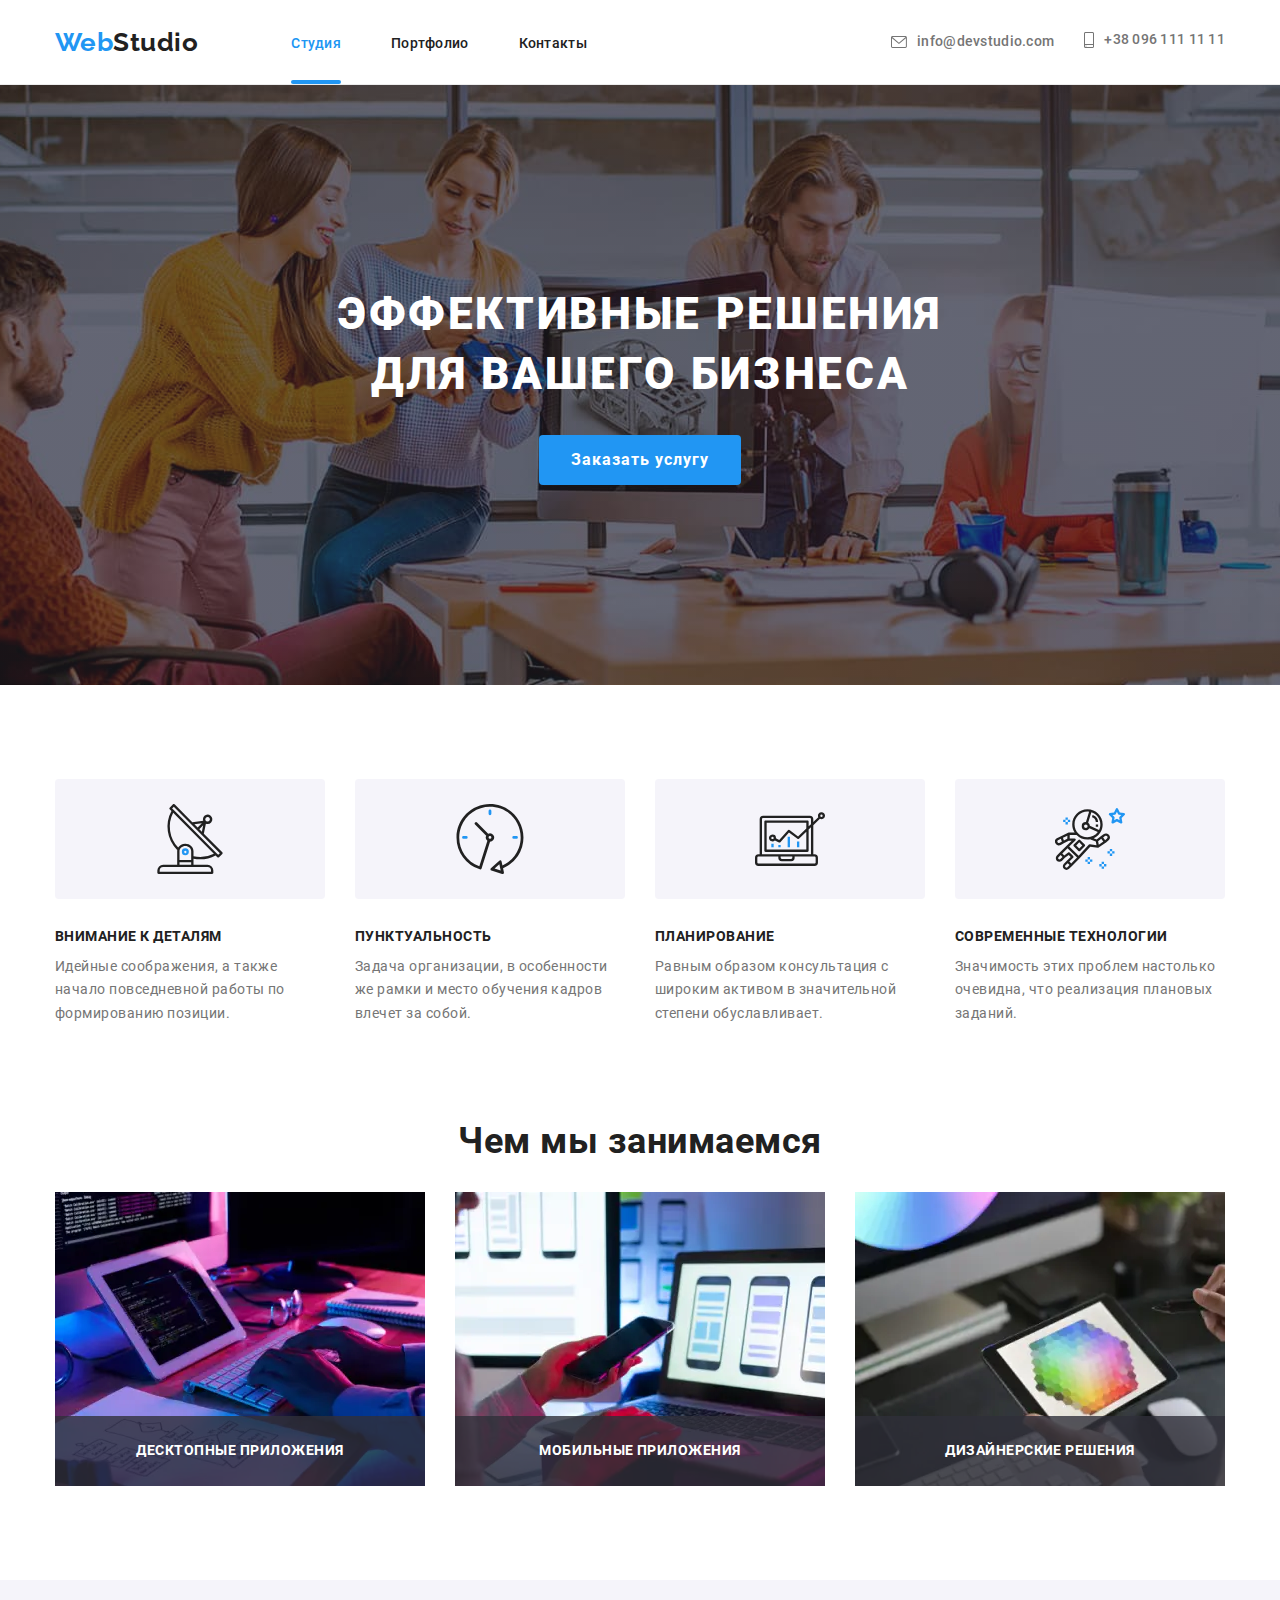
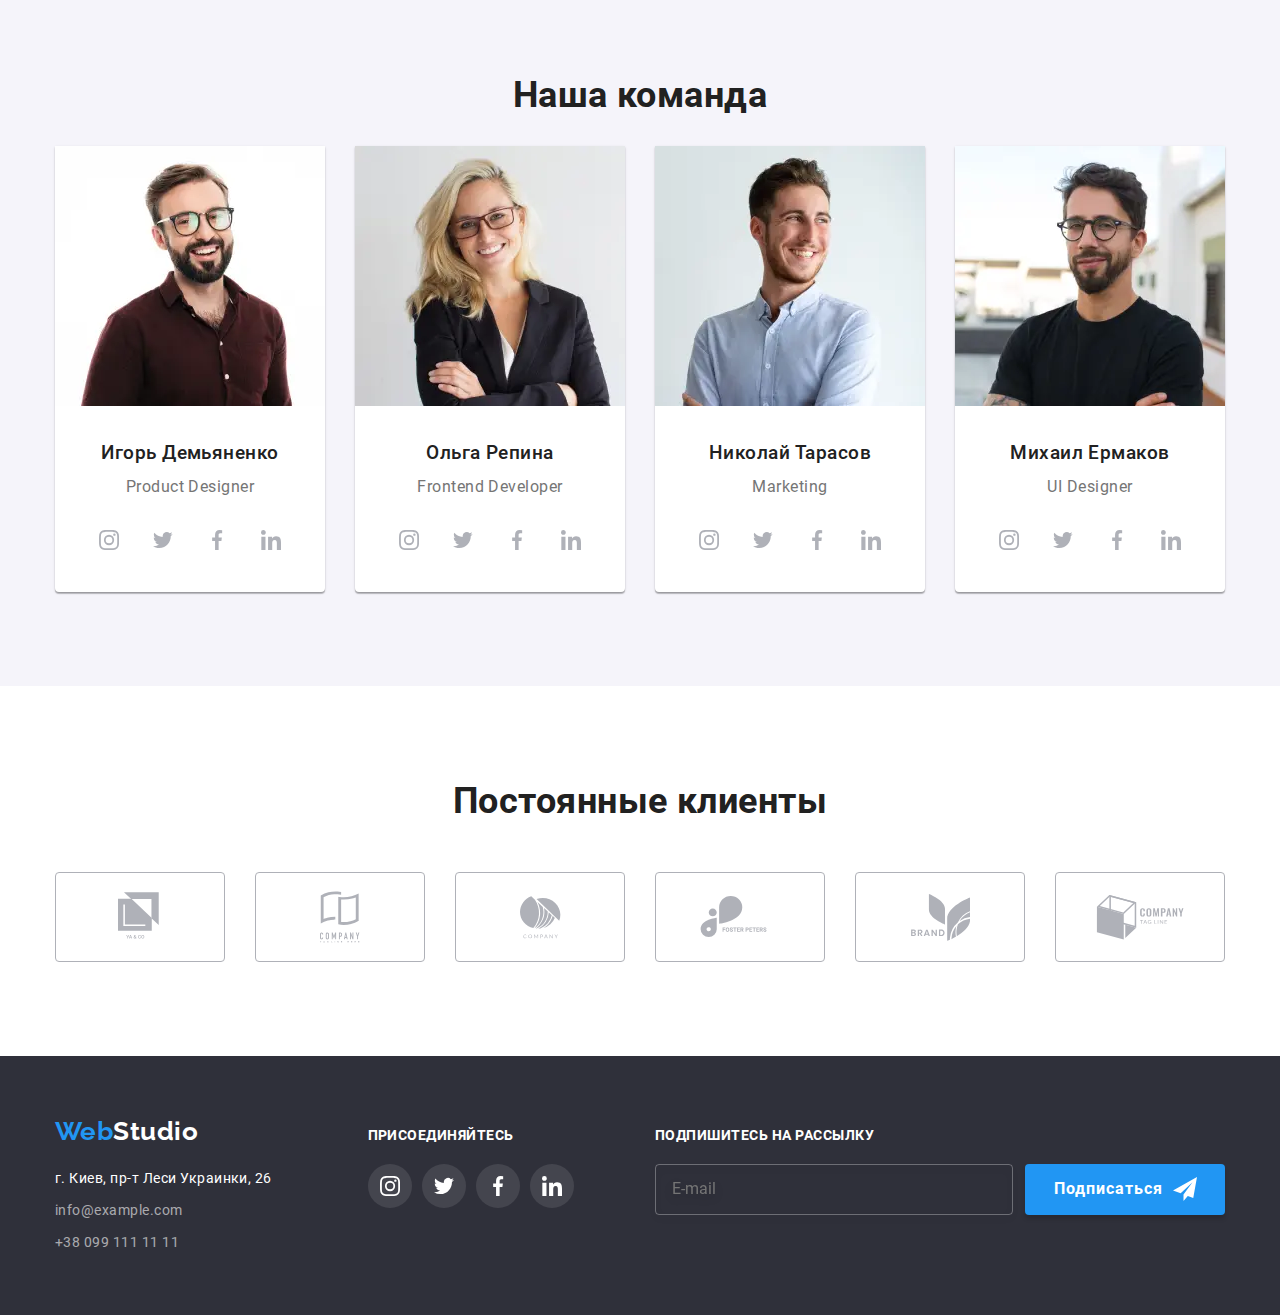
<file: index.html>
<!DOCTYPE html>
<html lang="ru">

<head>
  <meta charset="UTF-8">
  <meta name="viewport" content="width=device-width, initial-scale=1.0">
  <!-- <link rel="preconnect" href="https://fonts.gstatic.com">
  <link href="https://fonts.googleapis.com/css2?family=Raleway:wght@700&family=Roboto:wght@400;500;700;900&display=swap" rel="stylesheet"> -->
  <!-- <link rel="stylesheet" href="./css/normalize.css"> -->
  <!-- <link rel="stylesheet" href="./css/style.css"> -->
  <link rel="stylesheet" href="./css/main.min.css">
  <title>Web Studio</title>
</head>

<body>
  <!-- Шапка сайта -->
  <header class="top-line">
    <div class="top-header container">
      <nav class="main-nav ">
        <a href="./index.html" class="logo">
          <span class="accent">Web</span>Studio
        </a>
        <button
            type="button"
          class="menu-btn"
          aria-controls="menu-container"
          aria-expanded="false"
          data-menu-button
          >
          <svg width="40" height="40" aria-label="Кнопка мобильного меню">
            <use class="icon-menu" href="./images/symbol-defs1.svg#icon-menu"></use>
            <use class="icon-close" href="./images/symbol-defs1.svg#icon-close"></use>
          </svg>
        </button>
        <div class="menu-container" id="menu-container" data-menu>
          <ul class="nav list">
            <li class="item"><a href="" class="link current">Студия</a></li>
            <li class="item"><a href="./portfolio.html" class="link">Портфолио</a></li>
            <li class="item"><a href="" class="link">Контакты</a></li>
          </ul>
          <ul class="nav-contacts list">
            <li class="item">
              <a href="mailto:info@devstudio.com" class="link">
                <svg class="icon" width="16" height="12">
                  <use href="./images/symbol-defs1.svg#icon-envelope"></use>
                </svg>
                info@devstudio.com
              </a>
            </li>
            <li class="item">
              <a href="tel:+380961111111" class="link">
                <svg class="icon" width="10" height="16">
                  <use href="./images/symbol-defs1.svg#icon-smartphone"></use>
                </svg>
                +38 096 111 11 11
              </a>
            </li>
          </ul>
        </div>
      </nav>
    </div>
    </header>
    <main>
      <!-- block Hero -->
    <section class="hero">
      <h1 class="hero-title">Эффективные решения для вашего бизнеса</h1>
      <button class="hero-link" type="button" data-modal-open>Заказать услугу</button>
    </section>
    <!-- Особенности Features -->
    <section class="section">
      <div class="container">
        <ul class="features list">
          <li class="item icon-antenna">
            <h3 class="features-title">Внимание к деталям</h3>
            <p class="feature-text">Идейные соображения, а также начало повседневной работы по формированию позиции.</p>
          </li>
          <li class="item icon-clock">
            <h3 class="features-title">Пунктуальность</h3>
            <p class="feature-text">Задача организации, в особенности же рамки и место обучения кадров влечет за собой.</p>
          </li>
          <li class="item icon-diagram">
            <h3 class="features-title">Планирование</h3>
            <p class="feature-text">Равным образом консультация с широким активом в значительной степени обуславливает.</p>
          </li>
          <li class="item icon-astronaut">
            <h3 class="features-title">Современные технологии</h3>
            <p class="feature-text">Значимость этих проблем настолько очевидна, что реализация плановых заданий.</p>
          </li>
        </ul>
      </div>
    </section>
    <!-- block about us -->
    <section class="about-us section">
      <div class="container">
        <h2 class="about-us title">Чем мы занимаемся</h2>
        <ul class="about-us list">
          <li class="thumb">
            <picture>
              <source srcset="./images/desktop/about_us/img1-1200.webp,
                              ./images/desktop/about_us/img1-1200@2x.webp 2x"
                      type="image/webp">
              <img
                srcset="./images/desktop/about_us/img1-1200.jpg,
                        ./images/desktop/about_us/img1-1200@2x.jpg 2x"
                src="./images/desktop/about_us/img1-1200.jpg"
                alt="Рабочий стол разработчика"
                width="370">
            </picture>
            <p class="label">Десктопные приложения</p>
          </li>
          <li class="thumb">
            <picture>
              <source srcset="./images/desktop/about_us/img2-1200.webp,
                              ./images/desktop/about_us/img2-1200@2x.webp 2x"
                type="image/webp">
              <img
                srcset="./images/desktop/about_us/img2-1200.jpg,
                        ./images/desktop/about_us/img2-1200@2x.jpg 2x"
                src="./images/desktop/about_us/img2-1200.jpg" alt="Ноутбук и телефон" width="370">
            </picture>
            <p class="label">Мобильные приложения</p>
          </li>
          <li class="thumb">
            <picture>
              <source srcset="./images/desktop/about_us/img3-1200.webp,
                              ./images/desktop/about_us/img3-1200@2x.webp 2x"
                type="image/webp">
              <img
                srcset="./images/desktop/about_us/img3-1200.jpg,
                        ./images/desktop/about_us/img3-1200@2x.jpg 2x"
                src="./images/desktop/about_us/img3-1200.jpg" alt="Графический планшет"
                width="370">
            </picture>
            <p class="label">Дизайнерские решения</p>
          </li>
        </ul>
      </div>
    </section>

    <!-- block team -->
    <section class="section our-team">
      <div class="container">
        <h2 class="team-title">Наша команда</h2>
        <ul class="team list">
          <li class="item">
            <picture>
              <source srcset="./images/mob/team/team1-480.webp,
                              ./images/mob/team/team1-480@2x.webp 2x"
                      media="(max-width: 767px)"
                      type="image/webp"
              >
              <source srcset="./images/tablet/team/team1-768.webp,
                              ./images/tablet/team/team1-768@2x.webp 2x"
                      media="(max-width: 1199px)"
                      type="image/webp"
              >
              <source srcset="./images/desktop/team/team1-1200.webp,
                              ./images/desktop/team/team1-1200@2x.webp 2x"
                      media="(min-width: 1200px)"
                      type="image/webp"
                      >
              <source srcset="./images/desktop/team/team1-1200.jpg,
                              ./images/desktop/team/team1-1200@2x.jpg 2x"
                      media="(min-width: 1200px)"
              >
              <source srcset="./images/tablet/team/team1-768.jpg,
                              ./images/tablet/team/team1-768@2x.jpg 2x"
                      media="(min-width: 768px)"
              >
              <source srcset="./images/mob/team/team1-480.jpg,
                              ./images/mob/team/team1-480@2x.jpg 2x"
                      media="(max-width: 767px)"
              >
              <img
                src="./images/mob/team/team1-480.jpg"
                alt="Фото Игоря Демьяненко"
              >
            </picture>
            <div class="align">
              <h3 class="team-member">Игорь Демьяненко</h3>
              <p class="team-position">Product Designer</p>
              <ul class="soc-link list">
                <li class="soc-item">
                  <a class="icon link" href="">
                    <svg width="20" height="20">
                      <use href="./images/symbol-defs1.svg#icon-instagram"></use>
                    </svg>
                  </a>
                </li>
                <li class="soc-item">
                  <a class="icon link" href="">
                    <svg width="20" height="20">
                      <use href="./images/symbol-defs1.svg#icon-twitter"></use>
                    </svg>
                  </a>
                </li>
                <li class="soc-item">
                  <a class="icon link" href="">
                    <svg width="20" height="20">
                      <use href="./images/symbol-defs1.svg#icon-facebook"></use>
                    </svg>
                  </a>
                </li>
                <li class="soc-item">
                  <a class="icon link" href="">
                    <svg width="20" height="20">
                      <use href="./images/symbol-defs1.svg#icon-linkedin"></use>
                    </svg>
                  </a>
                </li>
              </ul>
            </div>
          </li>
          <li class="item">
            <picture>
              <source srcset="./images/mob/team/team2-480.webp,
                              ./images/mob/team/team2-480@2x.webp 2x"
                      media="(max-width: 767px)"
                      type="image/webp"
              >
              <source srcset="./images/tablet/team/team2-768.webp,
                              ./images/tablet/team/team2-768@2x.webp 2x"
                      media="(max-width: 1199px)"
                      type="image/webp"
              >
              <source srcset="./images/desktop/team/team2-1200.webp,
                              ./images/desktop/team/team2-1200@2x.webp 2x"
                      media="(min-width: 1200px)"
                      type="image/webp"
              >
              <source srcset="./images/desktop/team/team2-1200.jpg,
                              ./images/desktop/team/team2-1200@2x.jpg 2x"
                      media="(min-width: 1200px)"
              >
              <source srcset="./images/tablet/team/team2-768.jpg,
                              ./images/tablet/team/team2-768@2x.jpg 2x"
                      media="(min-width: 768px)"
              >
              <source srcset="./images/mob/team/team2-480.jpg,
                              ./images/mob/team/team2-480@2x.jpg 2x"
                      media="(max-width: 767px)"
              >
              <img
                src="./images/mob/team/team2-480.jpg"
                alt="Фото Ольги Репиной" width="270"
              >
            </picture>
            <div class="align">
              <h3 class="team-member">Ольга Репина</h3>
              <p class="team-position">Frontend Developer</p>
              <ul class="soc-link list">
                <li class="soc-item">
                  <a class="icon link" href="">
                    <svg width="20" height="20">
                      <use href="./images/symbol-defs1.svg#icon-instagram"></use>
                    </svg>
                  </a>
                </li>
                <li class="soc-item">
                  <a class="icon link" href="">
                    <svg width="20" height="20">
                      <use href="./images/symbol-defs1.svg#icon-twitter"></use>
                    </svg>
                  </a>
                </li>
                <li class="soc-item">
                  <a class="icon link" href="">
                    <svg width="20" height="20">
                      <use href="./images/symbol-defs1.svg#icon-facebook"></use>
                    </svg>
                  </a>
                </li>
                <li class="soc-item">
                  <a class="icon link" href="">
                    <svg width="20" height="20">
                      <use href="./images/symbol-defs1.svg#icon-linkedin"></use>
                    </svg>
                  </a>
                </li>
              </ul>
            </div>
          </li>
          <li class="item">
            <picture>
              <source srcset="./images/mob/team/team3-480.webp,
                              ./images/mob/team/team3-480@2x.webp 2x"
                      media="(max-width: 767px)"
                      type="image/webp"
              >
              <source srcset="./images/tablet/team/team3-768.webp,
                              ./images/tablet/team/team3-768@2x.webp 2x"
                      media="(max-width: 1199px)"
                      type="image/webp"
              >
              <source srcset="./images/desktop/team/team3-1200.webp,
                              ./images/desktop/team/team3-1200@2x.webp 2x"
                      media="(min-width: 1200px)"
                      type="image/webp"
              >
              <source srcset="./images/desktop/team/team3-1200.jpg,
                          ./images/desktop/team/team3-1200@2x.jpg 2x"
                      media="(min-width: 1200px)"
              >
              <source srcset="./images/tablet/team/team3-768.jpg,
                          ./images/tablet/team/team3-768@2x.jpg 2x"
                      media="(min-width: 768px)"
              >
              <source srcset="./images/mob/team/team3-480.jpgx,
                              ./images/mob/team/team3-480@2x.jpg 2x"
                      media="(max-width: 767px)">
              <img
                src="./images/mob/team/team3-480.jpg"
                alt="Фото Николая Тарасова" width="270"
              >
            </picture>
            <div class="align">
              <h3 class="team-member">Николай Тарасов</h3>
              <p class="team-position">Marketing</p>
              <ul class="soc-link list">
                <li class="soc-item">
                  <a class="icon link" href="">
                    <svg width="20" height="20">
                      <use href="./images/symbol-defs1.svg#icon-instagram"></use>
                    </svg>
                  </a>
                </li>
                <li class="soc-item">
                  <a class="icon link" href="">
                    <svg width="20" height="20">
                      <use href="./images/symbol-defs1.svg#icon-twitter"></use>
                    </svg>
                  </a>
                </li>
                <li class="soc-item">
                  <a class="icon link" href="">
                    <svg width="20" height="20">
                      <use href="./images/symbol-defs1.svg#icon-facebook"></use>
                    </svg>
                  </a>
                </li>
                <li class="soc-item">
                  <a class="icon link" href="">
                    <svg width="20" height="20">
                      <use href="./images/symbol-defs1.svg#icon-linkedin"></use>
                    </svg>
                  </a>
                </li>
              </ul>
            </div>
          </li>
          <li class="item">
            <picture>
              <source srcset="./images/mob/team/team4-480.webp,
                              ./images/mob/team/team4-480@2x.webp 2x"
                      media="(max-width: 767px)"
                      type="image/webp"
              >
              <source srcset="./images/tablet/team/team4-768.webp,
                              ./images/tablet/team/team4-768@2x.webp 2x"
                      media="(max-width: 1199px)"
                      type="image/webp"
              >
              <source srcset="./images/desktop/team/team4-1200.webp,
                              ./images/desktop/team/team4-1200@2x.webp 2x"
                      media="(min-width: 1200px)"
                      type="image/webp"
              >
              <source srcset="./images/desktop/team/team4-1200.jpg,
                              ./images/desktop/team/team4-1200@2x.jpg 2x"
                      media="(min-width: 1200px)"
              >
              <source srcset="./images/tablet/team/team4-768.jpg,
                              ./images/tablet/team/team4-768@2x.jpg 2x"
                      media="(min-width: 768px)"
              >
              <source srcset="./images/mob/team/team4-480.jpg,
                              ./images/mob/team/team4-480@2x.jpg 2x"
                      media="(max-width: 767px)"
              >
              <img
                src="./images/mob/team/team4-480.jpg"
                alt="Фото Михаила Ермакова" width="270"
              >
            </picture>
            <div class="align">
              <h3 class="team-member">Михаил Ермаков</h3>
              <p class="team-position">UI Designer</p>
              <ul class="soc-link list">
                <li class="soc-item">
                  <a class="icon link" href="">
                    <svg width="20" height="20">
                      <use href="./images/symbol-defs1.svg#icon-instagram"></use>
                    </svg>
                  </a>
                </li>
                <li class="soc-item">
                  <a class="icon link" href="">
                    <svg width="20" height="20">
                      <use href="./images/symbol-defs1.svg#icon-twitter"></use>
                    </svg>
                  </a>
                </li>
                <li class="soc-item">
                  <a class="icon link" href="">
                    <svg width="20" height="20">
                      <use href="./images/symbol-defs1.svg#icon-facebook"></use>
                    </svg>
                  </a>
                </li>
                <li class="soc-item">
                  <a class="icon link" href="">
                    <svg width="20" height="20">
                      <use href="./images/symbol-defs1.svg#icon-linkedin"></use>
                    </svg>
                  </a>
                </li>
              </ul>
            </div>
          </li>
        </ul>
      </div>
    </section>

    <!-- Our clients -->
    <section class="section clients">
      <div class="container">
        <h2 class="clients-title">Постоянные клиенты</h2>
        <ul class="clients list">
          <li class="item">
            <a class="client link" href="">
              <svg class="client-icon" width="45" height="50">
                <use href="./images/symbol-defs1.svg#icon-logo-1" width="45" height="50"></use>
              </svg>
            </a>
          </li>
          <li class="item">
            <a class="client link" href="">
              <svg class="client-icon" width="40" height="52">
                <use href="./images/symbol-defs1.svg#icon-logo-2"></use>
              </svg>
            </a>
          </li>
          <li class="item">
            <a class="client link" href="">
              <svg class="client-icon" width="41" height="43">
                <use href="./images/symbol-defs1.svg#icon-logo-3"></use>
              </svg>
            </a>
          </li>
          <li class="item">
            <a class="client link" href="">
              <svg class="client-icon" width="80" height="42">
                <use href="./images/symbol-defs1.svg#icon-logo-4"></use>
              </svg>
            </a>
          </li>
          <li class="item">
            <a class="client link" href="">
              <svg class="client-icon" width="59" height="47">
                <use href="./images/symbol-defs1.svg#icon-logo-5"></use>
              </svg>
            </a>
          </li>
          <li class="item">
            <a class="client link" href="">
              <svg class="client-icon" width="89" height="45">
                <use href="./images/symbol-defs1.svg#icon-logo-6"></use>
              </svg>
            </a>
          </li>
        </ul>
      </div>
    </section>
  </main>
  <footer class="footer">
    <div class="container align">
      <div class="contacts">
        <a href="./index.html" class="logo">
          <span class="accent">Web</span>Studio
        </a>
        <address>
          <ul class="address list">
            <li class="list-item"><a href="" class="link">г. Киев, пр-т Леси Украинки, 26</a></li>
            <li class="list-item"><a href="mailto:info@example.com" class="link contacts">info@example.com</a></li>
            <li class="list-item"><a href="tel:+380991111111" class="link contacts">+38 099 111 11 11</a></li>
          </ul>
        </address>
      </div>
      <div class="sign">
        <b class="sign-in">Присоединяйтесь</b>
        <ul class="nets list">
          <li class="social-nets instagram">
            <a class="link" href="instagram"></a>
          </li>
          <li class="social-nets twitter">
            <a class="link" href=""></a>
          </li>
          <li class="social-nets facebook">
            <a class="link" href=""></a>
          </li>
          <li class="social-nets linkedin">
            <a class="link" href=""></a>
          </li>
        </ul>
      </div>

      <div class="subscribe">
      <b class="sign-in">Подпишитесь на рассылку</b>
      <form class="form-subscribe">
        <label class="subscribe-field">
          <input class="subscribe-input" type="email" name="email" placeholder="E-mail">
        </label>
        <button class="subscribe-btn" type="submit">Подписаться
          <svg class="send-icon" width="24" height="24">
            <use href="./images/symbol-defs1.svg#icon-icon-send"></use>
          </svg>
        </button>
      </form>
      </div>
    </div>
  </footer>

  <!-- Модальное окно -->
  <div class="backdrop is-hidden" data-modal>
    <div class="modal">
      <button class="close-btn" data-modal-close>
        <svg width="11" height="11">
          <use href="./images/symbol-defs1.svg#icon-close-btn"></use>
        </svg>
      </button>
      <form class="form-modal">
        <b class="form-title">Оставьте свои данные, мы вам перезвоним</b>
          <label class="form-field">
            <span>Имя</span>
            <input class="form-input" type="text" name="name">
            <svg class="icon-person" width="18" height="18">
              <use href="./images/symbol-defs1.svg#icon-person-black"></use>
            </svg>
          </label>

          <label class="form-field">
            <span>Телефон</span>
            <input class="form-input" type="tel" name="telephone">
            <svg class="icon-person" width="18" height="18">
              <use href="./images/symbol-defs1.svg#icon-phone-black"></use>
            </svg>
          </label>

          <label class="form-field">
            <span>Почта</span>
            <input class="form-input" type="email" name="email" >
            <svg class="icon-person" width="18" height="18">
              <use href="./images/symbol-defs1.svg#icon-envelope-black"></use>
            </svg>
          </label>

          <label class="form-field">
            <span>Комментарий</span>
            <textarea
              class="comment"
              name="comment"
              placeholder="Введите текст"></textarea>
          </label>

          <label class="accept-field">
            <input class="checkbox" type="checkbox" name="accept" value="text">
              <span class="icon-check"></span>
              Соглашаюсь с рассылкой и принимаю
            <a class="checkbox-link" href="" target="_blank"> Условия договора</a>
          </label>

          <div class="button-submit">
            <button class="send-btn" type="submit">Отправить</button>
          </div>

      </form>
    </div>
  </div>
  <script src="./js/modal.js"></script>
  <script src="./js/mobile-menu.js"></script>
</body>

</html>
</file>
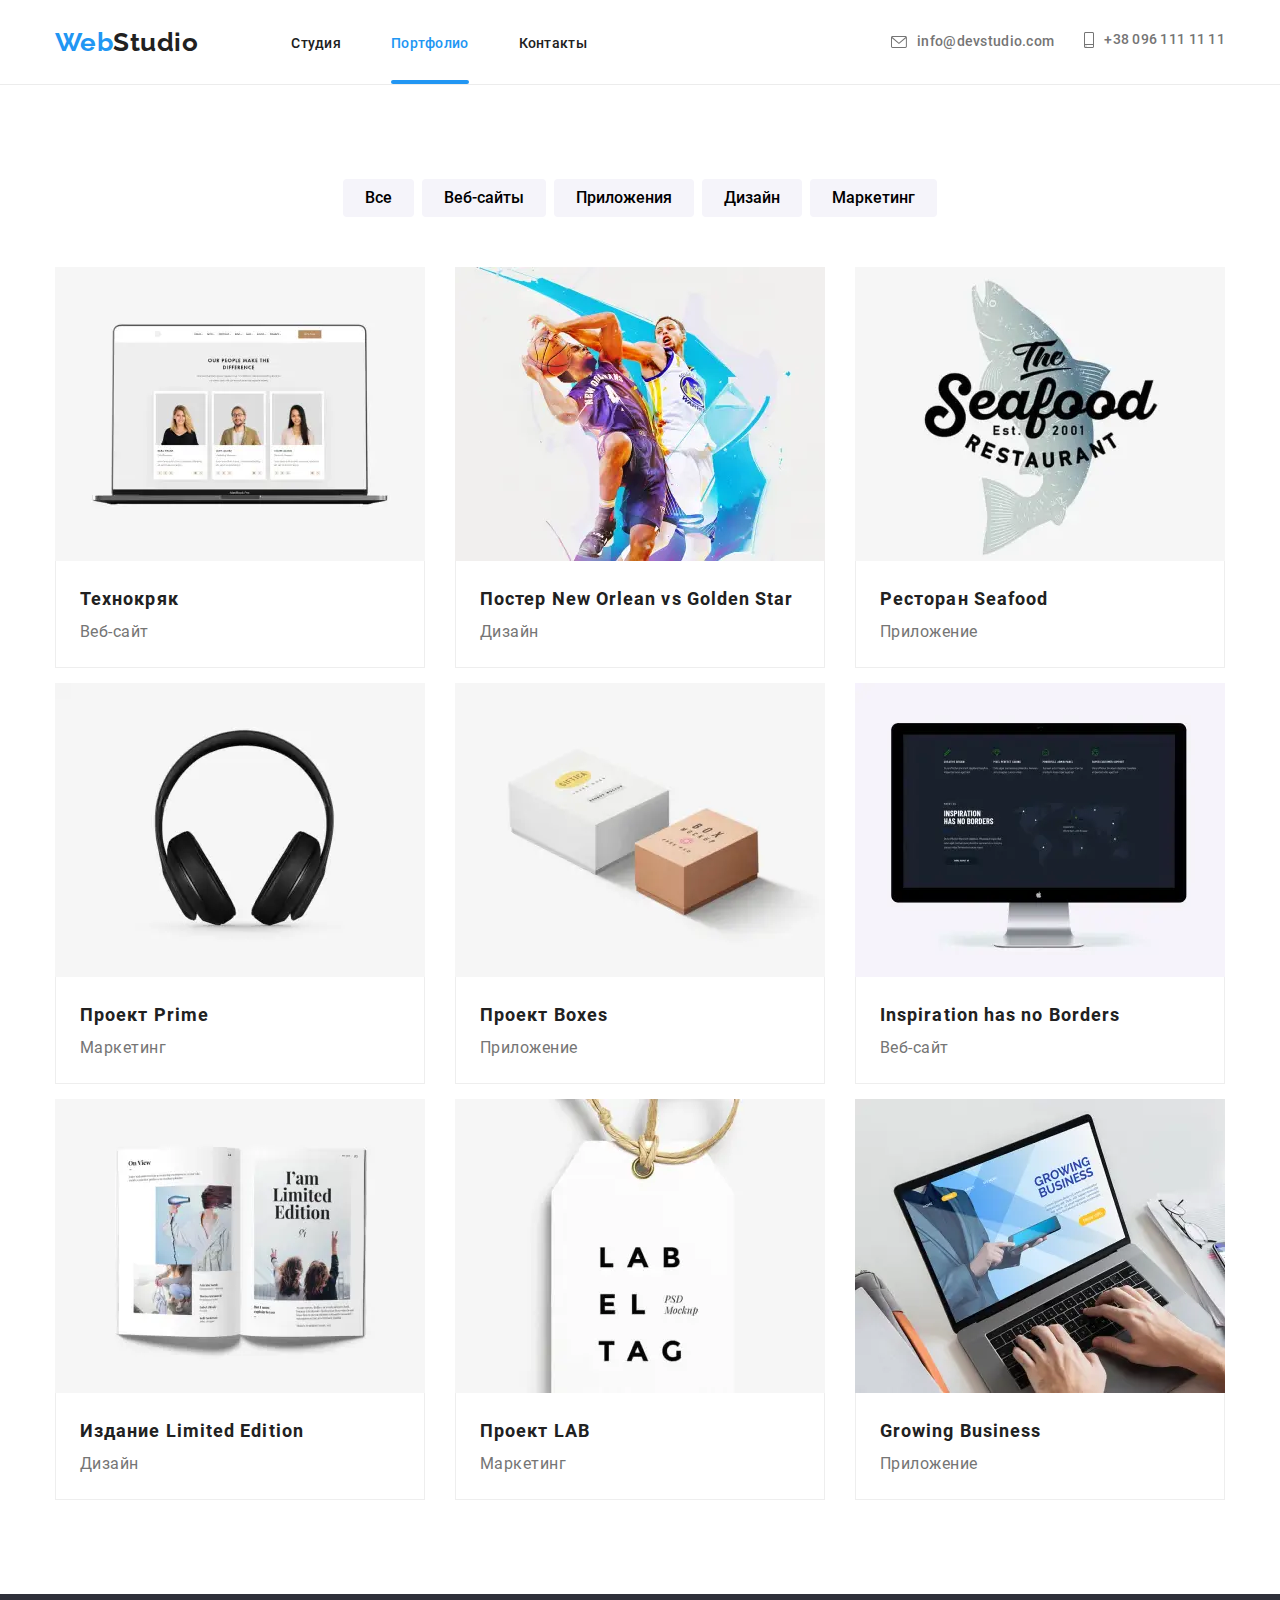
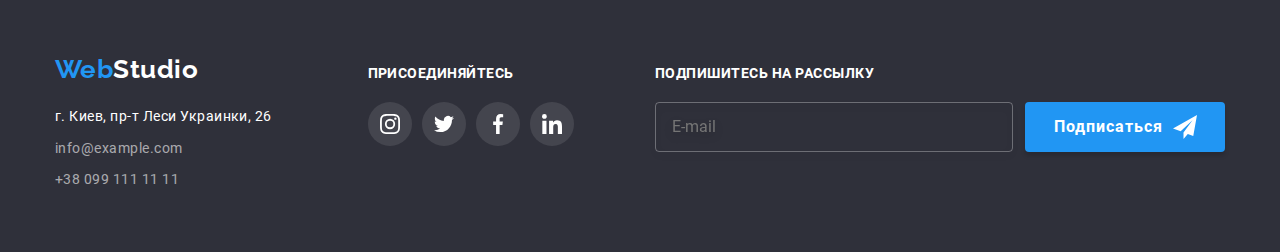
<file: portfolio.html>
<!DOCTYPE html>
<html lang="en">
<head>
  <meta charset="UTF-8">
  <meta name="viewport" content="width=device-width, initial-scale=1.0">
  <link href="https://fonts.googleapis.com/css2?family=Raleway:wght@700&family=Roboto:wght@400;500;700;900&display=swap" rel="stylesheet">
  <!-- <link rel="stylesheet" href="./css/normalize.css"> -->
  <!-- <link rel="stylesheet" href="./css/style.css"> -->
  <link rel="stylesheet" href="./css/main.min.css">
  <title>Web Studio</title>
</head>

<body>
  <!-- Шапка сайта -->
<header class="top-line">
  <div class="top-header container">
    <nav class="main-nav ">
      <a href="./index.html" class="logo">
        <span class="accent">Web</span>Studio
      </a>
      <button type="button" class="menu-btn" aria-controls="menu-container" aria-expanded="false" data-menu-button>
        <svg width="40" height="40" aria-label="Кнопка мобильного меню">
          <use class="icon-menu" href="./images/symbol-defs1.svg#icon-menu"></use>
          <use class="icon-close" href="./images/symbol-defs1.svg#icon-close"></use>
        </svg>
      </button>
      <div class="menu-container" id="menu-container" data-menu>
        <ul class="nav list">
          <li class="item"><a href="./index.html" class="link">Студия</a></li>
          <li class="item"><a href="./portfolio.html" class="link current">Портфолио</a></li>
          <li class="item"><a href="" class="link">Контакты</a></li>
        </ul>
        <ul class="nav-contacts list">
          <li class="item">
            <a href="mailto:info@devstudio.com" class="link">
              <svg class="icon" width="16" height="12">
                <use href="./images/symbol-defs1.svg#icon-envelope"></use>
              </svg>
              info@devstudio.com
            </a>
          </li>
          <li class="item">
            <a href="tel:+380961111111" class="link">
              <svg class="icon" width="10" height="16">
                <use href="./images/symbol-defs1.svg#icon-smartphone"></use>
              </svg>
              +38 096 111 11 11
            </a>
          </li>
        </ul>
      </div>
    </nav>
  </div>
</header>

  <!-- Block main -->
  <main>
    <!-- portfolio-products -->
    <section class="section">
      <div class="container">
        <!-- Этот заголовок должен быть скрытым -->
        <h2 class="visually-hidden">Наши продукты</h2>
        <ul class="nav-products list">
          <li class="item"><button class="products-btn" type="button">Все</button></li>
          <li class="item"><button class="products-btn" type="button">Веб-сайты</button></li>
          <li class="item"><button class="products-btn" type="button">Приложения</button></li>
          <li class="item"><button class="products-btn" type="button">Дизайн</button></li>
          <li class="item"><button class="products-btn" type="button">Маркетинг</button></li>
        </ul>
        <ul class="products list">
          <li class="item product-thumb">
            <a href="" class="card link">
              <div class="overlay">
                <picture>
                  <source srcset="./images/mob/products/prod1-480.webp,
                                  ./images/mob/products/prod1-480@2x.webp 2x"
                          media="(max-width: 767px)" type="image/webp"
                  >
                  <source srcset="./images/tablet/products/prod1-768.webp,
                                  ./images/tablet/products/prod1-768@2x.webp 2x"
                          media="(max-width: 1199px)" type="image/webp"
                  >
                  <source srcset="./images/desktop/products/prod1-1200.webp,
                                  ./images/desktop/products/prod1-1200@2x.webp 2x"
                          media="(min-width: 1200px)" type="image/webp"
                  >
                  <source srcset="./images/desktop/products/prod1-1200.jpg,
                                  ./images/desktop/products/prod1-1200@2x.jpg 2x"
                          media="(min-width: 1200px)"
                  >
                  <source srcset="./images/tablet/products/prod1-768.jpg,
                                  ./images/tablet/products/prod1-768@2x.jpg 2x"
                          media="(min-width: 768px)"
                  >
                  <source srcset="./images/mob/products/prod1-480.jpg,
                                  ./images/mob/products/prod1-480@2x.jpg 2x"
                          media="(max-width: 767px)"
                  >
                  <img class="link-image"
                  src="./images/mob/products/prod1-480.jpg" alt="Веб-сайт" width="370">
                </picture>
                <p class="description">Технокряк это современная площадка распространения коронавируса. Компании используют эту платформу для цифрового
                  шпионажа и атак на защищённые сервера конкурентов.</p>
              </div>
              <div class="align">
                <h3 class="product-title">Технокряк</h3>
                <p class="product-item">Веб-сайт</p>
              </div>
            </a>
          </li>
          <li class="item product-thumb">
            <a href="" class="card link">
              <div class="overlay">
                <picture>
                  <source srcset="./images/mob/products/prod2-480.webp,
                                  ./images/mob/products/prod2-480@2x.webp 2x"
                          media="(max-width: 767px)" type="image/webp"
                  >
                  <source srcset="./images/tablet/products/prod2-768.webp,
                                  ./images/tablet/products/prod2-768@2x.webp 2x"
                          media="(max-width: 1199px)" type="image/webp"
                  >
                  <source srcset="./images/desktop/products/prod2-1200.webp,
                                  ./images/desktop/products/prod2-1200@2x.webp 2x"
                          media="(min-width: 1200px)" type="image/webp"
                  >
                  <source srcset="./images/desktop/products/prod2-1200.jpg,
                                  ./images/desktop/products/prod2-1200@2x.jpg 2x"
                          media="(min-width: 1200px)"
                  >
                  <source srcset="./images/tablet/products/prod2-768.jpg,
                                  ./images/tablet/products/prod2-768@2x.jpg 2x"
                          media="(min-width: 768px)"
                  >
                  <source srcset="./images/mob/products/prod2-480.jpg,
                                  ./images/mob/products/prod2-480@2x.jpg 2x"
                          media="(max-width: 767px)"
                  >
                  <img class="link-image"
                        src="./images/mob/products/prod2-480.jpg"
                        alt="Дизайн постера" width="370"
                  >
                </picture>
                <p class="description">Технокряк это современная площадка распространения коронавируса. Компании используют эту платформу для цифрового
                  шпионажа и атак на защищённые сервера конкурентов.</p>
              </div>
              <div class="align">
                <h3 class="product-title">Постер New Orlean vs Golden Star</h3>
                <p class="product-item">Дизайн</p>
              </div>
            </a>
          </li>
          <li class="item product-thumb">
            <a href="" class="card link">
              <div class="overlay">
                <picture>
                  <source srcset="./images/mob/products/prod3-480.webp,
                                  ./images/mob/products/prod3-480@2x.webp 2x"
                          media="(max-width: 767px)" type="image/webp"
                  >
                  <source srcset="./images/tablet/products/prod3-768.webp,
                                  ./images/tablet/products/prod3-768@2x.webp 2x"
                          media="(max-width: 1199px)" type="image/webp"
                  >
                  <source srcset="./images/desktop/products/prod3-1200.webp,
                                  ./images/desktop/products/prod3-1200@2x.webp 2x"
                          media="(min-width: 1200px)" type="image/webp"
                  >
                  <source srcset="./images/desktop/products/prod3-1200.jpg,
                                  ./images/desktop/products/prod3-1200@2x.jpg 2x"
                          media="(min-width: 1200px)"
                  >
                  <source srcset="./images/tablet/products/prod3-768.jpg,
                                  ./images/tablet/products/prod3-768@2x.jpg 2x"
                          media="(min-width: 768px)"
                  >
                  <source srcset="./images/mob/products/prod3-480.jpg,
                                  ./images/mob/products/prod3-480@2x.jpg 2x"
                          media="(max-width: 767px)"
                  >
                  <img class="link-image"
                    src="./images/mob/products/prod3-480.jpg"
                    alt="Лого ресторана" width="370"
                  >
                </picture>
                <p class="description">Технокряк это современная площадка распространения коронавируса. Компании используют эту платформу для цифрового
                  шпионажа и атак на защищённые сервера конкурентов.</p>
              </div>
              <div class="align">
                <h3 class="product-title">Ресторан Seafood</h3>
                <p class="product-item">Приложение</p>
              </div>
            </a>
          </li>
          <li class="item product-thumb">
            <a href="" class="card link">
              <div class="overlay">
                <picture>
                  <source srcset="./images/mob/products/prod4-480.webp,
                                  ./images/mob/products/prod4-480@2x.webp 2x"
                          media="(max-width: 767px)" type="image/webp"
                  >
                  <source srcset="./images/tablet/products/prod4-768.webp,
                                  ./images/tablet/products/prod4-768@2x.webp 2x"
                          media="(max-width: 1199px)" type="image/webp"
                  >
                  <source srcset="./images/desktop/products/prod4-1200.webp,
                                  ./images/desktop/products/prod4-1200@2x.webp 2x"
                                  media="(min-width: 1200px)" type="image/webp">
                  <source srcset="./images/desktop/products/prod4-1200.jpg,
                                  ./images/desktop/products/prod4-1200@2x.jpg 2x"
                          media="(min-width: 1200px)"
                  >
                  <source srcset="./images/tablet/products/prod4-768.jpg,
                                  ./images/tablet/products/prod4-768@2x.jpg 2x"
                          media="(min-width: 768px)"
                  >
                  <source srcset="./images/mob/products/prod4-480.jpg,
                                  ./images/mob/products/prod4-480@2x.jpg 2x"
                          media="(max-width: 767px)"
                  >
                  <img class="link-image"
                    src="./images/mob/products/prod4-480.jpg"
                    alt="Наушники" width="370">
                </picture>
                <p class="description">Технокряк это современная площадка распространения коронавируса. Компании используют эту платформу для цифрового
                  шпионажа и атак на защищённые сервера конкурентов.</p>
              </div>
              <div class="align">
                <h3 class="product-title">Проект Prime</h3>
                <p class="product-item">Маркетинг</p>
              </div>
            </a>
          </li>
          <li class="item product-thumb">
            <a href="" class="card link">
              <div class="overlay">
                  <picture>
                    <source srcset="./images/mob/products/prod5-480.webp,
                                    ./images/mob/products/prod5-480@2x.webp 2x"
                            media="(max-width: 767px)" type="image/webp"
                    >
                    <source srcset="./images/tablet/products/prod5-768.webp,
                                    ./images/tablet/products/prod5-768@2x.webp 2x"
                            media="(max-width: 1199px)" type="image/webp"
                    >
                    <source srcset="./images/desktop/products/prod5-1200.webp,
                                    ./images/desktop/products/prod5-1200@2x.webp 2x"
                            media="(min-width: 1200px)" type="image/webp"
                    >
                    <source srcset="./images/desktop/products/prod5-1200.jpg,
                                    ./images/desktop/products/prod5-1200@2x.jpg 2x"
                            media="(min-width: 1200px)"
                    >
                    <source srcset="./images/tablet/products/prod5-768.jpg,
                                    ./images/tablet/products/prod5-768@2x.jpg 2x"
                            media="(min-width: 768px)"
                    >
                    <source srcset="./images/mob/products/prod5-480.jpg,
                                    ./images/mob/products/prod5-480@2x.jpg 2x"
                            media="(max-width: 767px)"
                    >
                    <img class="link-image"
                      src="./images/mob/products/prod5-480.jpg"
                      alt="Картонные коробки" width="370"
                    >
                  </picture>
                <p class="description">Технокряк это современная площадка распространения коронавируса. Компании используют эту платформу для цифрового
                  шпионажа и атак на защищённые сервера конкурентов.</p>
              </div>
              <div class="align">
                <h3 class="product-title">Проект Boxes</h3>
                <p class="product-item">Приложение</p>
              </div>
            </a>
          </li>
          <li class="item product-thumb">
            <a href="" class="card link">
              <div class="overlay">
                <picture>
                  <source srcset="./images/mob/products/prod6-480.webp,
                                  ./images/mob/products/prod6-480@2x.webp 2x"
                          media="(max-width: 767px)" type="image/webp"
                  >
                  <source srcset="./images/tablet/products/prod6-768.webp,
                                  ./images/tablet/products/prod6-768@2x.webp 2x"
                          media="(max-width: 1199px)" type="image/webp"
                  >
                  <source srcset="./images/desktop/products/prod6-1200.webp,
                                  ./images/desktop/products/prod6-1200@2x.webp 2x"
                          media="(min-width: 1200px)" type="image/webp"
                  >
                  <source srcset="./images/desktop/products/prod6-1200.jpg,
                                  ./images/desktop/products/prod6-1200@2x.jpg 2x"
                          media="(min-width: 1200px)"
                  >
                  <source srcset="./images/tablet/products/prod6-768.jpg,
                                  ./images/tablet/products/prod6-768@2x.jpg 2x"
                          media="(min-width: 768px)"
                  >
                  <source srcset="./images/mob/products/prod6-480.jpg,
                                  ./images/mob/products/prod6-480@2x.jpg 2x"
                          media="(max-width: 767px)"
                  >
                  <img class="link-image"
                    src="./images/mob/products/prod6-480.jpg"
                    alt="Веб-сайт на мониторе" width="370"
                  >
                </picture>
                <p class="description">Технокряк это современная площадка распространения коронавируса. Компании используют эту платформу для цифрового
                  шпионажа и атак на защищённые сервера конкурентов.</p>
              </div>
              <div class="align">
                <h3 class="product-title">Inspiration has no Borders</h3>
                <p class="product-item">Веб-сайт</p>
              </div>
            </a>
          </li>
          <li class="item product-thumb">
            <a href="" class="card link">
              <div class="overlay">
                <picture>
                  <source srcset="./images/mob/products/prod7-480.webp,
                                  ./images/mob/products/prod7-480@2x.webp 2x"
                          media="(max-width: 767px)" type="image/webp"
                  >
                  <source srcset="./images/tablet/products/prod7-768.webp,
                                  ./images/tablet/products/prod7-768@2x.webp 2x"
                          media="(max-width: 1199px)" type="image/webp"
                  >
                  <source srcset="./images/desktop/products/prod7-1200.webp,
                                  ./images/desktop/products/prod7-1200@2x.webp 2x"
                          media="(min-width: 1200px)" type="image/webp"
                  >
                  <source srcset="./images/desktop/products/prod7-1200.jpg,
                                  ./images/desktop/products/prod7-1200@2x.jpg 2x"
                          media="(min-width: 1200px)"
                  >
                  <source srcset="./images/tablet/products/prod7-768.jpg,
                                  ./images/tablet/products/prod7-768@2x.jpg 2x"
                          media="(min-width: 768px)"
                  >
                  <source srcset="./images/mob/products/prod7-480.jpg,
                                  ./images/mob/products/prod7-480@2x.jpg 2x"
                          media="(max-width: 767px)"
                  >
                  <img class="link-image"
                    src="./images/mob/products/prod7-480.jpg"
                    alt="Журнал" width="370"
                  >
                </picture>
                <p class="description">Технокряк это современная площадка распространения коронавируса. Компании используют эту платформу для цифрового
                  шпионажа и атак на защищённые сервера конкурентов.</p>
              </div>
              <div class="align">
                <h3 class="product-title">Издание Limited Edition</h3>
                <p class="product-item">Дизайн</p>
              </div>
            </a>
          </li>
          <li class="item product-thumb">
            <a href="" class="card link">
              <div class="overlay">
                <picture>
                  <source srcset="./images/mob/products/prod8-480.webp,
                                  ./images/mob/products/prod8-480@2x.webp 2x"
                          media="(max-width: 767px)" type="image/webp"
                  >
                  <source srcset="./images/tablet/products/prod8-768.webp,
                                  ./images/tablet/products/prod8-768@2x.webp 2x"
                          media="(max-width: 1199px)" type="image/webp"
                  >
                  <source srcset="./images/desktop/products/prod8-1200.webp,
                                  ./images/desktop/products/prod8-1200@2x.webp 2x"
                          media="(min-width: 1200px)" type="image/webp"
                  >
                  <source srcset="./images/desktop/products/prod8-1200.jpg,
                                  ./images/desktop/products/prod8-1200@2x.jpg 2x"
                          media="(min-width: 1200px)"
                  >
                  <source srcset="./images/tablet/products/prod8-768.jpg,
                                  ./images/tablet/products/prod8-768@2x.jpg 2x"
                          media="(min-width: 768px)"
                  >
                  <source srcset="./images/mob/products/prod8-480.jpg,
                                  ./images/mob/products/prod8-480@2x.jpg 2x"
                          media="(max-width: 767px)"
                  >
                  <img class="link-image"
                    src="./images/mob/products/prod8-480.jpg"
                    alt="Бирка Lable" width="370">
                </picture>
                <p class="description">Технокряк это современная площадка распространения коронавируса. Компании используют эту платформу для цифрового
                  шпионажа и атак на защищённые сервера конкурентов.</p>
              </div>
              <div class="align">
                <h3 class="product-title">Проект LAB</h3>
                <p class="product-item">Маркетинг</p>
              </div>
            </a>
          </li>
          <li class="item product-thumb">
            <a href="" class="card link">
              <div class="overlay">
                <picture>
                  <source srcset="./images/mob/products/prod9-480.webp,
                                  ./images/mob/products/prod9-480@2x.webp 2x"
                          media="(max-width: 767px)" type="image/webp"
                  >
                  <source srcset="./images/tablet/products/prod9-768.webp,
                                  ./images/tablet/products/prod9-768@2x.webp 2x"
                          media="(max-width: 1199px)" type="image/webp"
                  >
                  <source srcset="./images/desktop/products/prod9-1200.webp,
                                  ./images/desktop/products/prod9-1200@2x.webp 2x"
                          media="(min-width: 1200px)" type="image/webp"
                  >
                  <source srcset="./images/desktop/products/prod9-1200.jpg,
                                  ./images/desktop/products/prod9-1200@2x.jpg 2x"
                          media="(min-width: 1200px)"
                  >
                  <source srcset="./images/tablet/products/prod9-768.jpg,
                                  ./images/tablet/products/prod9-768@2x.jpg 2x"
                          media="(min-width: 768px)"
                  >
                  <source srcset="./images/mob/products/prod9-480.jpg,
                                  ./images/mob/products/prod9-480@2x.jpg 2x"
                          media="(max-width: 767px)"
                  >
                  <img class="link-image"
                    src="./images/mob/products/prod9-480.jpg"
                    alt="Приложение на ноуте" width="370"
                  >
                </picture>
                <p class="description">Технокряк это современная площадка распространения коронавируса. Компании используют эту платформу для цифрового
                  шпионажа и атак на защищённые сервера конкурентов.</p>
              </div>
              <div class="align">
                <h3 class="product-title">Growing Business</h3>
                <p class="product-item">Приложение</p>
              </div>
            </a>
          </li>
        </ul>
      </div>
    </section>

  </main>

  <footer class="footer">
    <div class="container align">
      <div class="contacts">
        <a href="./index.html" class="logo">
          <span class="accent">Web</span>Studio
        </a>
        <address>
          <ul class="address list">
            <li class="list-item"><a href="" class="link">г. Киев, пр-т Леси Украинки, 26</a></li>
            <li class="list-item"><a href="mailto:info@example.com" class="link contacts">info@example.com</a></li>
            <li class="list-item"><a href="tel:+380991111111" class="link contacts">+38 099 111 11 11</a></li>
          </ul>
        </address>
      </div>
      <div class="sign">
        <em class="sign-in">Присоединяйтесь</em>
        <ul class="nets list">
          <li class="social-nets instagram">
            <a class="link" href="instagram"></a>
          </li>
          <li class="social-nets twitter">
            <a class="link" href=""></a>
          </li>
          <li class="social-nets facebook">
            <a class="link" href=""></a>
          </li>
          <li class="social-nets linkedin">
            <a class="link" href=""></a>
          </li>
        </ul>
      </div>
      <div class="subscribe">
        <b class="sign-in">Подпишитесь на рассылку</b>
        <form class="form-subscribe">
          <label class="subscribe-field">
            <input class="subscribe-input" type="email" name="email" placeholder="E-mail">
          </label>
          <button class="subscribe-btn" type="submit">Подписаться
            <svg class="send-icon" width="24" height="24">
              <use href="./images/symbol-defs1.svg#icon-icon-send"></use>
            </svg>
          </button>
        </form>
      </div>
    </div>
  </footer>
  <script src="./js/mobile-menu.js"></script>
</body>

</html>
</file>
<file: css/main.min.css>
/*! modern-normalize v1.0.0 | MIT License | https://github.com/sindresorhus/modern-normalize */*,*::before,*::after{box-sizing:border-box}:root{-moz-tab-size:4;tab-size:4}html{line-height:1.15;-webkit-text-size-adjust:100%}body{margin:0}body{font-family:system-ui,-apple-system,"Segoe UI",Roboto,Helvetica,Arial,sans-serif,"Apple Color Emoji","Segoe UI Emoji"}hr{height:0;color:inherit}abbr[title]{text-decoration:underline dotted}b,strong{font-weight:bolder}code,kbd,samp,pre{font-family:ui-monospace, SFMono-Regular, Consolas, 'Liberation Mono', Menlo, monospace;font-size:1em}small{font-size:80%}sub,sup{font-size:75%;line-height:0;position:relative;vertical-align:baseline}sub{bottom:-0.25em}sup{top:-0.5em}table{text-indent:0;border-color:inherit}button,input,optgroup,select,textarea{font-family:inherit;font-size:100%;line-height:1.15;margin:0}button,select{text-transform:none}button,[type='button'],[type='reset'],[type='submit']{-webkit-appearance:button}::-moz-focus-inner{border-style:none;padding:0}:-moz-focusring{outline:1px dotted ButtonText}:-moz-ui-invalid{box-shadow:none}legend{padding:0}progress{vertical-align:baseline}::-webkit-inner-spin-button,::-webkit-outer-spin-button{height:auto}[type='search']{-webkit-appearance:textfield;outline-offset:-2px}::-webkit-search-decoration{-webkit-appearance:none}::-webkit-file-upload-button{-webkit-appearance:button;font:inherit}summary{display:list-item}@font-face{font-family:'Raleway';font-style:normal;font-weight:700;src:local(""),url("../fonts/raleway-v18-latin-700.woff2") format("woff2"),url("../fonts/raleway-v18-latin-700.woff") format("woff")}@font-face{font-family:'Roboto';font-style:normal;font-weight:500;src:local(""),url("../fonts/roboto-v20-latin_cyrillic-500.woff2") format("woff2"),url("../fonts/roboto-v20-latin_cyrillic-500.woff") format("woff")}@font-face{font-family:'Roboto';font-style:normal;font-weight:400;src:local(""),url("../fonts/roboto-v20-latin_cyrillic-regular.woff2") format("woff2"),url("../fonts/roboto-v20-latin_cyrillic-regular.woff") format("woff")}@font-face{font-family:'Roboto';font-style:normal;font-weight:700;src:local(""),url("../fonts/roboto-v20-latin_cyrillic-700.woff2") format("woff2"),url("../fonts/roboto-v20-latin_cyrillic-700.woff") format("woff")}@font-face{font-family:'Roboto';font-style:normal;font-weight:900;src:local(""),url("../fonts/roboto-v20-latin_cyrillic-900.woff2") format("woff2"),url("../fonts/roboto-v20-latin_cyrillic-900.woff") format("woff")}html{box-sizing:border-box}*,*::before,*::after{box-sizing:inherit}body{margin:0;background-color:#fff;color:#757575;font-family:"Roboto",sans-serif;letter-spacing:0.03em}body.modal-open{overflow:hidden}h2,h3{color:#212121}.section{padding-top:60px;padding-bottom:60px}@media screen and (min-width: 1200px){.section{padding-top:94px;padding-bottom:94px}}img{height:auto;width:100%;display:block}.container{width:100%;padding-left:15px;padding-right:15px;margin-left:auto;margin-right:auto}@media screen and (min-width: 480px){.container{width:480px}}@media screen and (min-width: 768px){.container{width:768px}}@media screen and (min-width: 1200px){.container{width:1200px}}.list{list-style:none;padding:0;margin:0}a{text-decoration:none;color:inherit}.visually-hidden{position:absolute;width:1px;height:1px;margin:-1px;border:0;padding:0;white-space:nowrap;clip-path:inset(100%);clip:rect(0 0 0 0);overflow:hidden}.main-nav,.nav-contacts .link,.clients.list .item,.client.link,.modal .close-btn,.accept-field{display:flex;align-items:center}.top-line{position:relative;border-bottom:1px solid #ECECEC}@media screen and (max-width: 767px){.top-header{border-bottom:1px solid #ECECEC}}.logo{font-family:"Raleway";font-weight:700;font-size:24px;line-height:1.16;color:#212121}@media screen and (min-width: 1200px){.logo{font-size:26px;line-height:1.19;margin-right:93px}}.accent{color:#2196F3}.menu-btn{display:inline-block;padding:0;border:none;background-color:transparent;cursor:pointer}.menu-btn:focus,.menu-btn:hover{fill:#2196F3}.menu-btn .icon-close{display:none}.menu-btn.is-open .icon-close{display:block}.menu-btn.is-open .icon-menu{display:none}@media screen and (min-width: 768px){.menu-btn{display:none}}@media screen and (max-width: 767px){.menu-container{display:none;position:absolute;top:100%;left:0;width:100%;text-align:center;padding:60px 30px;background-color:#fff}.menu-container.is-open{display:block;z-index:10}}@media screen and (min-width: 768px){.menu-container{display:flex}}@media screen and (min-width: 1200px){.menu-container{flex-grow:1;justify-content:space-between;align-items:baseline}}.main-nav{justify-content:space-between;min-height:60px}@media screen and (min-width: 1200px){.main-nav{width:100%}}.nav.list{margin-bottom:60px;font-weight:500;font-size:18px;line-height:1.17;letter-spacing:0.02em}@media screen and (min-width: 768px){.nav.list{display:flex;margin-bottom:unset;font-size:14px;line-height:1.14}}@media screen and (min-width: 768px){.nav.list .item:not(:last-child){margin-right:50px}}.nav.list .item{margin-bottom:40px;color:#212121;transition:color 250ms cubic-bezier(0.4, 0, 0.2, 1)}@media screen and (min-width: 768px){.nav.list .item{position:relative;margin-bottom:unset;padding-top:32px;padding-bottom:32px}}@media screen and (min-width: 1200px){.nav .link{padding-top:32px;padding-bottom:32px}}.nav .link:hover,.nav .link:focus{color:#2196F3}.nav .link.current::after{content:'';position:absolute;bottom:-8px;left:0;display:block;width:100%;height:4px;border-radius:2px;background-color:#2196F3;transition:color 250ms cubic-bezier(0.4, 0, 0.2, 1),transform 250ms cubic-bezier(0.4, 0, 0.2, 1)}@media screen and (min-width: 768px){.nav .link.current::after{bottom:0}}.nav .link.current:hover::after{transform:scaleX(0.5)}.nav .link.current{color:#2196F3}@media screen and (max-width: 767px){.nav .link.current{position:relative}}.nav-contacts.list{display:flex;flex-direction:column;align-items:center;font-weight:500;font-size:18px;line-height:1.17;letter-spacing:0.02em;color:#757575}.nav-contacts.list .item{display:inline-block}.nav-contacts.list .item:not(:last-child){margin-bottom:16px}@media screen and (min-width: 768px){.nav-contacts.list .item:not(:last-child){margin-bottom:10px}}@media screen and (min-width: 1200px){.nav-contacts.list .item:not(:last-child){margin-bottom:0;margin-right:30px}}@media screen and (min-width: 768px){.nav-contacts.list{align-items:baseline;margin-left:84px;padding-top:21px;padding-bottom:21px;font-size:12px}}@media screen and (min-width: 1200px){.nav-contacts.list{flex-direction:row;padding-top:0;padding-bottom:0;margin-left:0;font-size:14px;line-height:1.14}}.nav-contacts .link{color:#757575;transition:color 250ms cubic-bezier(0.4, 0, 0.2, 1)}@media screen and (min-width: 1200px){.nav-contacts .link{padding-top:32px;padding-bottom:32px}}.nav-contacts .link:hover,.nav-contacts .link:focus{color:#2196F3;--color3: $accent-color}.nav-contacts .icon{margin-right:10px;fill:currentColor}.hero{color:#fff;text-align:center;padding-top:118px;padding-bottom:118px;max-width:1600px;max-height:600px;margin-left:auto;margin-right:auto;background-image:linear-gradient(to bottom, rgba(47,48,58,0.4), rgba(47,48,58,0.4)),url("../images/hero/hero-480.jpg");background-color:#C4C4C4;background-repeat:no-repeat;background-size:cover;background-position:center}@media screen and (min-width: 1200px){.hero{padding-top:200px;padding-bottom:200px}}@media (min-resolution: 2dppx){.hero{background-image:linear-gradient(to bottom, rgba(47,48,58,0.4), rgba(47,48,58,0.4)),url("../images/hero/hero-480@2x.jpg")}}@media screen and (min-width: 768px){.hero{background-image:linear-gradient(to bottom, rgba(47,48,58,0.4), rgba(47,48,58,0.4)),url("../images/hero/hero-768.jpg")}}@media screen and (min-width: 768px) and (min-resolution: 2dppx){.hero{background-image:linear-gradient(to bottom, rgba(47,48,58,0.4), rgba(47,48,58,0.4)),url("../images/hero/hero-768@2x.jpg")}}@media screen and (min-width: 1200px){.hero{background-image:linear-gradient(to bottom, rgba(47,48,58,0.4), rgba(47,48,58,0.4)),url("../images/hero/hero-1200.jpg")}}@media screen and (min-width: 1200px) and (min-resolution: 2dppx){.hero{background-image:linear-gradient(to bottom, rgba(47,48,58,0.4), rgba(47,48,58,0.4)),url("../images/hero/hero-1200@2x.jpg")}}.hero-title{margin:0 auto 30px;max-width:360px;font-weight:900;font-size:26px;line-height:1.36;letter-spacing:0.06em;text-transform:uppercase}@media screen and (min-width: 1200px){.hero-title{max-width:696px;font-size:44px}}.hero-link{border-radius:4px;padding:10px 32px;display:inline-block;min-width:200px;font-weight:bold;font-size:16px;line-height:1.88;text-align:center;letter-spacing:0.06em;color:#fff;background-color:#2196F3;border:none}.hero-link:hover,.hero-link:focus{background-color:#188CE8;cursor:pointer}@media screen and (min-width: 768px){.features.list{display:flex;flex-wrap:wrap;margin-left:-30px;margin-top:-30px}}.features.list .item{width:100%}.features.list .item:not(:last-child){margin-bottom:30px}@media screen and (min-width: 768px){.features.list .item:not(:last-child){margin-bottom:unset}}@media screen and (min-width: 768px){.features.list .item{width:354px;margin-left:30px;margin-top:30px}}@media screen and (min-width: 1200px){.features.list .item{width:270px}}.features.list .item::before{display:block;content:'';height:120px;background-size:70px 70px;background-repeat:no-repeat;background-position:center;margin-bottom:30px;background-color:#F5F4FA;border-radius:4px}.item.icon-antenna::before{background-image:url("../images/antenna1.svg")}.item.icon-clock::before{background-image:url("../images/clock1.svg")}.item.icon-diagram::before{background-image:url("../images/diagram1.svg")}.item.icon-astronaut::before{background-image:url("../images/astronaut1.svg")}.features-title{margin-top:0;margin-bottom:10px;font-size:14px;line-height:1.14;text-transform:uppercase;color:#212121;text-align:center}@media screen and (min-width: 768px){.features-title{text-align:left}}.feature-text{margin-top:0;margin-bottom:0;font-size:14px;line-height:1.7}.about-us.section{padding-top:0}@media screen and (max-width: 1199px){.about-us.section{display:none}}.about-us.list{display:flex;justify-content:space-between}.about-us.title{margin-top:0;margin-bottom:30px;font-size:28px;line-height:1.18;text-align:center}@media screen and (min-width: 1200px){.about-us.title{margin-top:0;margin-bottom:30px;font-size:36px;line-height:1.18;text-align:center;line-height:1.17}}.thumb{position:relative}.thumb>.label{display:inline-block;position:absolute;left:0;bottom:0;width:370px;height:70px;margin:0;padding:27px 0;text-transform:uppercase;font-weight:bold;font-size:14px;line-height:1.14;text-align:center;color:#fff;background-color:rgba(47,48,58,0.8)}.our-team{background-color:#F5F4FA}.team-title{margin-top:0;margin-bottom:30px;font-size:28px;line-height:1.18;text-align:center}@media screen and (min-width: 1200px){.team-title{margin-top:0;margin-bottom:30px;font-size:36px;line-height:1.18;text-align:center;line-height:1.17}}@media screen and (min-width: 768px){.team.list{display:flex;flex-wrap:wrap;margin-left:-30px;margin-top:-30px}}.team .item{width:100%;background-color:#fff;border-radius:0px 0px 4px 4px;box-shadow:0px 1px 3px rgba(0,0,0,0.12),0px 1px 1px rgba(0,0,0,0.14),0px 2px 1px rgba(0,0,0,0.2)}.team .item:not(:last-child){margin-bottom:30px}@media screen and (min-width: 768px){.team .item:not(:last-child){margin-bottom:unset}}@media screen and (min-width: 768px){.team .item{width:354px;margin-left:30px;margin-top:30px}}@media screen and (min-width: 1200px){.team .item{width:270px}}.team .align{box-sizing:border-box;padding-top:30px;padding-bottom:24px;text-align:center;font-size:16px;line-height:1.9}@media screen and (min-width: 1200px){.team .align{padding-bottom:30px}}.team-member{margin-top:0;margin-bottom:0;font-weight:500}.team-position{margin-top:0;margin-bottom:16px}.soc-link{display:flex;justify-content:center}.soc-link .soc-item:not(:last-child){margin-right:10px}.icon.link{width:44px;height:44px;display:flex;align-items:center;justify-content:center;border:1px solid transparent;border-radius:50%;fill:#AFB1B8;transition:background-color 250ms cubic-bezier(0.4, 0, 0.2, 1)}.icon.link:hover,.icon.link:focus{fill:#fff;background-color:#2196F3}.clients-title{margin-top:0;margin-bottom:30px;font-size:28px;line-height:1.18;text-align:center}@media screen and (min-width: 1200px){.clients-title{margin-top:0;margin-bottom:30px;font-size:36px;line-height:1.18;text-align:center;line-height:1.17;margin-bottom:50px}}.clients .list{display:flex;flex-direction:column;justify-content:center;align-items:center}@media screen and (min-width: 480px){.clients .list{flex-direction:row;flex-wrap:wrap;margin-left:-30px;margin-top:-30px}}.clients.list .item{justify-content:center;width:210px;height:90px;border:1px solid #AFB1B8;border-radius:4px;color:#AFB1B8;transition:color 250ms cubic-bezier(0.4, 0, 0.2, 1),border 250ms cubic-bezier(0.4, 0, 0.2, 1)}.clients.list .item:hover,.clients.list .item:focus{border:1px solid #2196F3;color:#2196F3}.clients.list .item:not(:last-child){margin-bottom:30px}@media screen and (min-width: 480px){.clients.list .item:not(:last-child){margin-bottom:unset}}@media screen and (min-width: 480px){.clients.list .item{margin-left:30px;margin-top:30px}}@media screen and (min-width: 768px){.clients.list .item{width:226px}}@media screen and (min-width: 1200px){.clients.list .item{width:170px}}.client.link{width:100%;justify-content:center}.client-icon{fill:currentColor}.footer{padding-top:60px;padding-bottom:60px;color:#fff;background-color:#2F303A}.container.align{display:flex;flex-direction:column;align-items:center}@media screen and (min-width: 768px){.container.align{flex-direction:row;flex-wrap:wrap;align-items:baseline;justify-content:space-around}}@media screen and (min-width: 1200px){.container.align{flex-wrap:nowrap;justify-content:space-between}}.align .contacts{text-align:center;width:231px}@media screen and (min-width: 1200px){.align .contacts{text-align:left}}.footer .logo{color:#fff;display:inline-block;margin-bottom:20px}.address .link{font-size:14px;line-height:1.7;color:#fff;font-style:normal}.address.list{margin-bottom:60px}@media screen and (min-width: 1200px){.address.list{margin-bottom:unset}}.address.list .list-item:not(:last-child){margin-bottom:8px}.link.contacts{color:rgba(255,255,255,0.6)}.container.align .sign{text-align:center;width:206px}@media screen and (min-width: 1200px){.container.align .sign{text-align:left}}.sign-in{display:block;font-style:normal;font-weight:bold;text-transform:uppercase;font-size:14px;line-height:1.14;margin-bottom:20px;padding:0;margin-top:0}.nets.list{display:flex;margin-bottom:60px}@media screen and (min-width: 1200px){.nets.list{margin-bottom:unset}}.nets.list .social-nets:not(:last-child){margin-right:10px}.social-nets::after{display:inline-flex;content:"";width:44px;height:44px;background-color:rgba(255,255,255,0.1);background-size:20px 20px;background-repeat:no-repeat;background-position:center;border-radius:50%;transition:background-color 250ms cubic-bezier(0.4, 0, 0.2, 1)}.social-nets:hover::after,.social-nets:focus::after{cursor:pointer;background-color:#2196F3}.social-nets.instagram::after{background-image:url("../images/instagram-2.svg")}.social-nets.twitter::after{background-image:url("../images/twitter-2.svg")}.social-nets.facebook::after{background-image:url("../images/facebook-2.svg")}.social-nets.linkedin::after{background-image:url("../images/linkedin-2.svg")}.subscribe{display:flex;flex-direction:column;align-items:center;width:100%}@media screen and (min-width: 1200px){.subscribe{flex-direction:column;align-items:flex-start;width:unset}}.form-subscribe{width:100%;display:flex;align-items:center;flex-direction:column}@media screen and (min-width: 1200px){.form-subscribe{flex-direction:row}}.subscribe-field{width:100%;position:relative;text-align:center}.subscribe-input{width:100%;margin-bottom:20px;padding:15px 16px;border:1px solid rgba(255,255,255,0.3);filter:drop-shadow(0px 4px 4px rgba(0,0,0,0.15));border-radius:4px;background-color:inherit;color:rgba(255,255,255,0.6)}@media screen and (min-width: 768px){.subscribe-input{width:450px}}@media screen and (min-width: 1200px){.subscribe-input{width:358px;margin-right:12px;margin-bottom:0}}.subscribe-input::placeholder{font-size:16px;line-height:1.25}.subscribe-btn{position:relative;padding:10px 62px 10px 29px;display:inline-block;min-width:200px;font-weight:bold;font-size:16px;line-height:1.88;text-align:center;letter-spacing:0.06em;color:#fff;background-color:#2196F3;box-shadow:0px 4px 4px rgba(0,0,0,0.15);border-radius:4px;border:none;cursor:pointer}.send-icon{position:absolute;right:28px;top:13px}.is-hidden{opacity:0;pointer-events:none}.backdrop{position:fixed;top:0;left:0;width:100%;height:100%;padding:93px 15px;background-color:rgba(0,0,0,0.2);transition:opacity 250ms cubic-bezier(0.4, 0, 0.2, 1);overflow-y:scroll}.backdrop.is-hidden .modal{transform:translate(-50%, -50%) scale(0.9)}.modal{position:relative;background-color:#fff;box-shadow:0px 1px 3px rgba(0,0,0,0.12),0px 1px 1px rgba(0,0,0,0.14),0px 2px 1px rgba(0,0,0,0.2);border-radius:4px}@media screen and (min-width: 480px){.modal{position:absolute;top:50%;left:50%;max-width:450px;width:100%;transform:translate(-50%, -50%) scale(1);transition:transform 250ms cubic-bezier(0.4, 0, 0.2, 1)}}@media screen and (min-width: 1200px){.modal{max-width:528px}}.modal .close-btn{justify-content:center;position:absolute;top:8px;right:8px;width:30px;height:30px;border-radius:50%;background-color:#fff;border:1px solid rgba(0,0,0,0.1);transition:fill 250ms cubic-bezier(0.4, 0, 0.2, 1)}.modal .close-btn:hover{fill:#2196F3;cursor:pointer}.form-modal{margin-left:auto;margin-right:auto;padding:40px}.form-title{display:inline-block;margin-bottom:12px;font-size:20px;line-height:1.5;text-align:center;letter-spacing:0.03em;color:#212121}@media screen and (min-width: 1200px){.form-title{line-height:1.15}}.form-field{position:relative;display:flex;flex-direction:column}.form-field:not(:nth-child(5)){margin-bottom:10px}.form-modal span{margin-bottom:4px;font-size:12px;line-height:1.17;letter-spacing:0.01em;color:#757575}.form-modal .form-input{margin:0;padding:11px 11px 11px 42px;border:1px solid rgba(33,33,33,0.2);box-sizing:border-box;border-radius:4px;cursor:pointer;transition:border-color 250ms cubic-bezier(0.4, 0, 0.2, 1)}.form-field .icon-person{position:absolute;top:50%;left:12px;transition:fill 250ms cubic-bezier(0.4, 0, 0.2, 1)}.form-input:focus ~ .icon-person,.form-input:focus{outline:none;fill:#2196F3;border-color:#2196F3}.form-field .comment{height:120px;margin-bottom:20px;padding:12px 16px;border:1px solid rgba(33,33,33,0.2);box-sizing:border-box;border-radius:4px;resize:none;transition:border-color 250ms cubic-bezier(0.4, 0, 0.2, 1)}.form-field .comment:focus{outline:none;border-color:#2196F3}.form-input::placeholder{font-size:14px;line-height:1.14;letter-spacing:0.01em;color:rgba(117,117,117,0.5)}@media screen and (min-width: 1200px){.form-input::placeholder{font-size:12px;line-height:1.17}}.accept-field{justify-content:center;font-size:12px;line-height:1.17;margin-bottom:30px;letter-spacing:0.03em;color:#757575;cursor:pointer}@media screen and (min-width: 1200px){.accept-field{font-size:14px;line-height:1.71}}.accept-field input[type="checkbox"]{margin-right:8.4px;position:absolute;width:1px;height:1px;margin:-1px;clip:rect(0 0 0 0)}.icon-check{display:inline-block;width:16px;height:15px;margin-right:7px;border:2px solid #2a2a2a;border-radius:4px}.checkbox:checked+.icon-check{background-size:contain;background-position:center;border-color:#2196F3;background-color:#2196F3;background-image:url("../images/icon-check1.svg");background-origin:border-box;transition:background-color 250ms cubic-bezier(0.4, 0, 0.2, 1)}.accept-field .checkbox-link{display:contents;text-decoration-line:underline;color:#2196F3}.button-submit{display:flex;justify-content:center}.send-btn{padding:10px 55px;border:none;width:200px;font-weight:bold;font-size:16px;line-height:1.88;text-align:center;letter-spacing:0.06em;color:#fff;background-color:#2196F3;box-shadow:0px 4px 4px rgba(0,0,0,0.15);border-radius:4px;cursor:pointer;transition:background-color 250ms cubic-bezier(0.4, 0, 0.2, 1)}.send-btn:hover,.send-btn:focus{background-color:#188CE8}.products-btn{display:inline-block;border:transparent;border-radius:4px;padding:6px 22px;font-family:inherit;font-weight:500;font-size:16px;line-height:1.6;text-align:center;background-color:#F5F4FA;transition:background-color 250ms cubic-bezier(0.4, 0, 0.2, 1),color 250ms cubic-bezier(0.4, 0, 0.2, 1),transform 250ms cubic-bezier(0.4, 0, 0.2, 1)}.products-btn:hover,.products-btn:focus{transform:scaleX(1.1);outline:transparent;background-color:#2196F3;color:#fff;box-shadow:0px 3px 1px rgba(0,0,0,0.1),0px 1px 2px rgba(0,0,0,0.08),0px 2px 2px rgba(0,0,0,0.12)}.nav-products.list{display:flex;flex-wrap:wrap;justify-content:left;margin-bottom:40px}.nav-products.list .item:not(:last-child){margin-right:8px}.nav-products.list .item:nth-child(-n+3){margin-bottom:15px}@media screen and (min-width: 768px){.nav-products.list .item:nth-child(-n+3){margin-bottom:unset}}@media screen and (min-width: 768px){.nav-products.list{justify-content:center;margin-bottom:30px}}@media screen and (min-width: 1200px){.nav-products.list{margin-bottom:50px}}@media screen and (min-width: 768px){.products.list{display:flex;flex-wrap:wrap;margin:-15px}}.products .item{width:100%}.products .item:not(:last-child){margin-bottom:30px}@media screen and (min-width: 768px){.products .item:not(:last-child){margin-bottom:unset}}@media screen and (min-width: 768px){.products .item{margin:15px;width:354px}}@media screen and (min-width: 1200px){.products .item{width:370px}}.products .align{box-sizing:border-box;padding:20px 24px;border-bottom:1px solid #EEEEEE;border-right:1px solid #EEEEEE;border-left:1px solid #EEEEEE}.align .product-title{margin-top:0;margin-bottom:0;font-size:18px;line-height:2;letter-spacing:0.06em;color:#212121}.align .product-item{margin-top:0;margin-bottom:0;font-size:16px;line-height:1.88;color:#757575}.card.link{display:block}.card.link:hover,.card.link:focus{box-shadow:0px 1px 1px rgba(0,0,0,0.12),0px 4px 4px rgba(0,0,0,0.06),1px 4px 6px rgba(0,0,0,0.16)}.link-image{display:block;height:auto}.overlay{position:relative;overflow:hidden}.description{position:absolute;top:0;left:0;width:100%;height:100%;margin:0;padding:49px 24px;font-size:18px;line-height:1.56;color:#fff;background-color:rgba(33,150,243,0.9);transform:translateY(100%);transition:transform 250ms cubic-bezier(0.4, 0, 0.2, 1)}@media screen and (min-width: 480px){.description{padding:77px 24px}}@media screen and (min-width: 768px){.description{padding:49px 24px}}@media screen and (min-width: 1200px){.description{padding:63px 24px}}.card.link:hover .description,.card.link:focus .description{opacity:1;transform:translateY(0)}
/*# sourceMappingURL=main.min.css.map */
</file>
